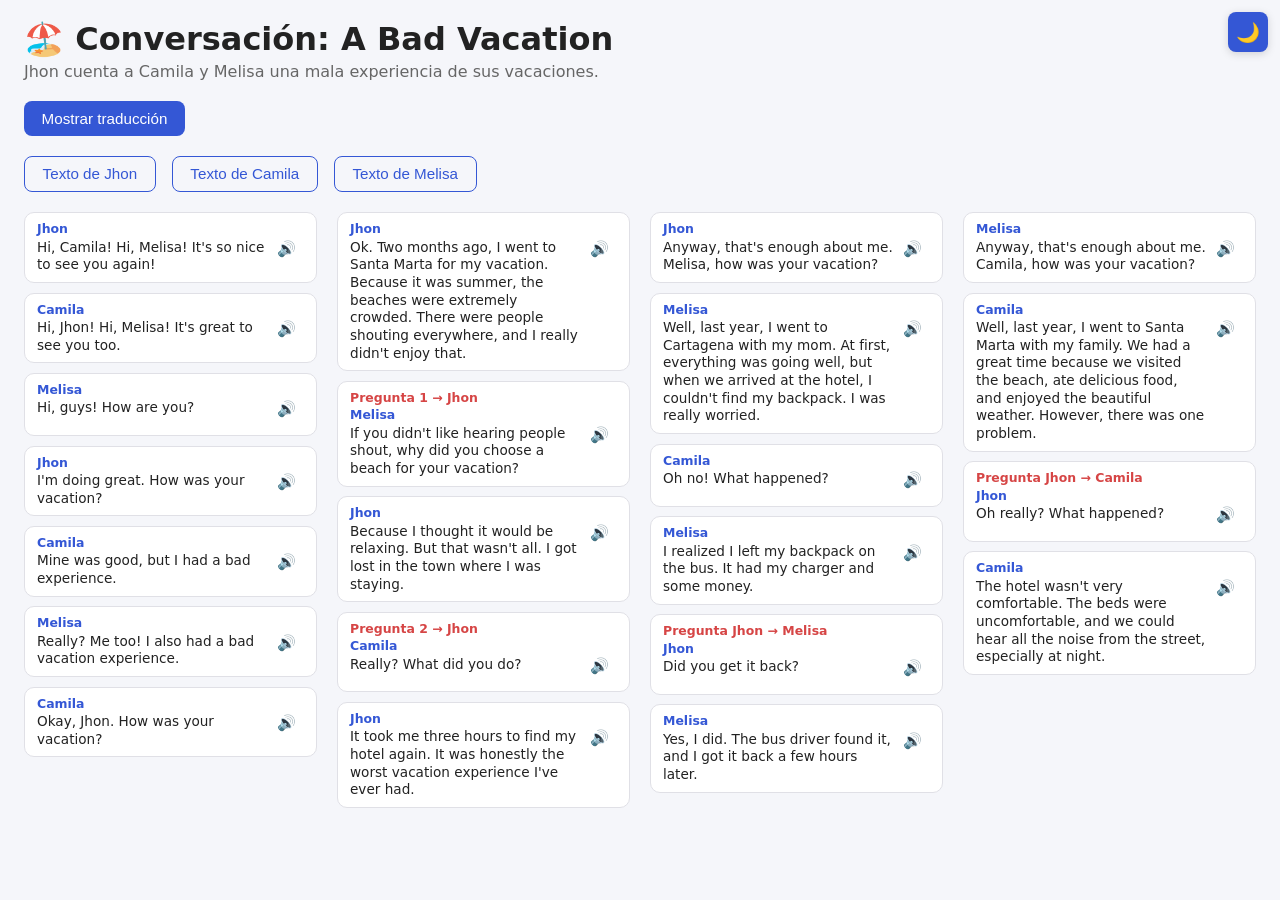
<file: conversacion-vacaciones.html>
<!DOCTYPE html>
<html lang="es">
<head>
<meta charset="UTF-8">
<meta name="viewport" content="width=device-width, initial-scale=1.0">
<title>Conversación: Vacaciones - Inglés App</title>
<style>
  :root {
    --bg: #f5f6fa;
    --card-bg: #ffffff;
    --text: #222;
    --muted: #666;
    --accent: #3457d5;
    --accent-dark: #2942ab;
    --correct: #1f9d55;
    --incorrect: #d64545;
    --border: #e0e0e6;
  }

  @media (prefers-color-scheme: dark) {
    :root:not([data-theme="light"]) {
      --bg: #14161f;
      --card-bg: #1e212d;
      --text: #eaeaf0;
      --muted: #a2a6b5;
      --accent: #7c93ff;
      --accent-dark: #a5b4ff;
      --correct: #3ddc84;
      --incorrect: #ff7a7a;
      --border: #333849;
    }
  }

  :root[data-theme="dark"] {
    --bg: #14161f;
    --card-bg: #1e212d;
    --text: #eaeaf0;
    --muted: #a2a6b5;
    --accent: #7c93ff;
    --accent-dark: #a5b4ff;
    --correct: #3ddc84;
    --incorrect: #ff7a7a;
    --border: #333849;
  }

  * { box-sizing: border-box; }

  body {
    margin: 0;
    font-family: system-ui, "Segoe UI", Arial, sans-serif;
    background: var(--bg);
    color: var(--text);
  }

  main {
    max-width: 100%;
    margin: 0 auto;
    padding: 1.25rem 1.5rem;
  }

  h1 { margin: 0 0 0.25rem; }
  .subtitle { margin: 0; color: var(--muted); }

  .back-link {
    display: inline-block;
    margin-bottom: 1rem;
    color: var(--accent);
    text-decoration: none;
  }

  button {
    padding: 0.55rem 1.1rem;
    font-size: 0.95rem;
    border: none;
    border-radius: 8px;
    background: var(--accent);
    color: white;
    cursor: pointer;
    margin-right: 0.5rem;
    margin-bottom: 0.5rem;
  }

  button:hover { background: var(--accent-dark); }

  .toggle-bar { margin-bottom: 0.75rem; }

  .btn-tema-fijo {
    position: fixed;
    top: 0.75rem;
    right: 0.75rem;
    z-index: 100;
    width: 2.5rem;
    height: 2.5rem;
    padding: 0;
    margin: 0;
    display: flex;
    align-items: center;
    justify-content: center;
    font-size: 1.2rem;
    border-radius: 8px;
    box-shadow: 0 2px 8px rgba(0,0,0,0.15);
  }

  .resaltar-bar {
    display: flex;
    flex-wrap: wrap;
    gap: 0.5rem;
    margin-bottom: 0.75rem;
  }

  .resaltar-btn {
    background: transparent;
    color: var(--accent);
    border: 1px solid var(--accent);
  }

  .resaltar-btn.activo {
    background: var(--accent);
    color: white;
  }

  .dialogue.resaltando .line { opacity: 0.7; transition: opacity 0.15s; }
  .dialogue.resaltar-jhon .line.jhon,
  .dialogue.resaltar-camila .line.camila,
  .dialogue.resaltar-melisa .line.melisa {
    opacity: 1;
    border: 2px solid var(--accent);
    padding: calc(0.5rem - 1px) calc(0.75rem - 1px);
  }

  .dialogue-wrap {
    overflow-x: auto;
    overflow-y: hidden;
  }

  .dialogue {
    columns: 280px;
    column-gap: 1.25rem;
    column-fill: auto;
  }

  @media (max-width: 700px) {
    body {
      overflow-x: hidden;
    }

    .dialogue-wrap {
      overflow-x: hidden;
      overflow-y: visible;
    }

    .dialogue {
      columns: unset;
      height: auto !important;
    }
  }

  .line {
    background: var(--card-bg);
    border: 1px solid var(--border);
    border-radius: 10px;
    padding: 0.5rem 0.75rem;
    -webkit-column-break-inside: avoid;
    page-break-inside: avoid;
    break-inside: avoid-column;
    display: inline-block;
    width: 100%;
    margin-bottom: 0.6rem;
    max-width: 100%;
    vertical-align: top;
  }

  .speaker {
    font-weight: 700;
    color: var(--accent);
    margin: 0 0 0.15rem;
    font-size: 0.78rem;
  }

  .question-tag {
    color: var(--incorrect);
    font-weight: 700;
    font-size: 0.78rem;
    margin: 0 0 0.15rem;
  }

  .en-row {
    display: flex;
    align-items: flex-start;
    justify-content: space-between;
    gap: 0.4rem;
  }

  .text-en { margin: 0; font-size: 0.85rem; line-height: 1.3; min-width: 0; flex: 1 1 auto; word-wrap: break-word; }

  .speak-btn {
    flex: none;
    background: none;
    border: none;
    cursor: pointer;
    font-size: 0.95rem;
    padding: 0 0 0 0.2rem;
    line-height: 1.3;
  }

  .speak-btn:hover { opacity: 0.7; }

  .text-es {
    margin: 0.2rem 0 0;
    color: var(--muted);
    font-style: italic;
    font-size: 0.8rem;
    line-height: 1.3;
    display: none;
  }

  .show-translation .text-es { display: block; }
</style>
</head>
<body>
<button id="btn-tema" class="btn-tema-fijo" onclick="toggleTema()" title="Cambiar tema">🌙</button>
<main>
  <h1>🏖️ Conversación: A Bad Vacation</h1>
  <p class="subtitle" style="text-align:left; margin-bottom:1.25rem;">Jhon cuenta a Camila y Melisa una mala experiencia de sus vacaciones.</p>

  <div class="toggle-bar">
    <button id="btn-translation" onclick="toggleTraduccion()">Mostrar traducción</button>
  </div>

  <div class="resaltar-bar">
    <button class="resaltar-btn" id="btn-resaltar-jhon" onclick="resaltarPersona('jhon')">Texto de Jhon</button>
    <button class="resaltar-btn" id="btn-resaltar-camila" onclick="resaltarPersona('camila')">Texto de Camila</button>
    <button class="resaltar-btn" id="btn-resaltar-melisa" onclick="resaltarPersona('melisa')">Texto de Melisa</button>
  </div>

  <div class="dialogue-wrap" id="dialogue-wrap">
    <div class="dialogue" id="dialogue">
      <div class="line jhon">
        <p class="speaker">Jhon</p>
        <div class="en-row">
          <p class="text-en">Hi, Camila! Hi, Melisa! It's so nice to see you again!</p>
          <button class="speak-btn" onclick="hablar(this)" data-audio="audio/01.mp3" title="Escuchar">🔊</button>
        </div>
        <p class="text-es">¡Hola, Camila! ¡Hola, Melisa! ¡Qué gusto verlas de nuevo!</p>
      </div>

      <div class="line camila">
        <p class="speaker">Camila</p>
        <div class="en-row">
          <p class="text-en">Hi, Jhon! Hi, Melisa! It's great to see you too.</p>
          <button class="speak-btn" onclick="hablar(this)" data-audio="audio/02.mp3" title="Escuchar">🔊</button>
        </div>
        <p class="text-es">¡Hola, Jhon! ¡Hola, Melisa! A mí también me da gusto verlos.</p>
      </div>

      <div class="line melisa">
        <p class="speaker">Melisa</p>
        <div class="en-row">
          <p class="text-en">Hi, guys! How are you?</p>
          <button class="speak-btn" onclick="hablar(this)" data-audio="audio/03.mp3" title="Escuchar">🔊</button>
        </div>
        <p class="text-es">¡Hola, chicos! ¿Cómo están?</p>
      </div>

      <div class="line jhon">
        <p class="speaker">Jhon</p>
        <div class="en-row">
          <p class="text-en">I'm doing great. How was your vacation?</p>
          <button class="speak-btn" onclick="hablar(this)" data-audio="audio/04.mp3" title="Escuchar">🔊</button>
        </div>
        <p class="text-es">Yo estoy muy bien. ¿Cómo estuvieron sus vacaciones?</p>
      </div>

      <div class="line camila">
        <p class="speaker">Camila</p>
        <div class="en-row">
          <p class="text-en">Mine was good, but I had a bad experience.</p>
          <button class="speak-btn" onclick="hablar(this)" data-audio="audio/05.mp3" title="Escuchar">🔊</button>
        </div>
        <p class="text-es">Las mías estuvieron bien, pero tuve una mala experiencia.</p>
      </div>

      <div class="line melisa">
        <p class="speaker">Melisa</p>
        <div class="en-row">
          <p class="text-en">Really? Me too! I also had a bad vacation experience.</p>
          <button class="speak-btn" onclick="hablar(this)" data-audio="audio/06.mp3" title="Escuchar">🔊</button>
        </div>
        <p class="text-es">¿En serio? ¡A mí también! Yo también tuve una mala experiencia de vacaciones.</p>
      </div>

      <div class="line camila">
        <p class="speaker">Camila</p>
        <div class="en-row">
          <p class="text-en">Okay, Jhon. How was your vacation?</p>
          <button class="speak-btn" onclick="hablar(this)" data-audio="audio/07.mp3" title="Escuchar">🔊</button>
        </div>
        <p class="text-es">Okay, Jhon. ¿Cómo estuvieron tus vacaciones?</p>
      </div>

      <div class="line jhon">
        <p class="speaker">Jhon</p>
        <div class="en-row">
          <p class="text-en">Ok. Two months ago, I went to Santa Marta for my vacation. Because it was summer, the beaches were extremely crowded. There were people shouting everywhere, and I really didn't enjoy that.</p>
          <button class="speak-btn" onclick="hablar(this)" data-audio="audio/08.mp3" title="Escuchar">🔊</button>
        </div>
        <p class="text-es">Ok. Hace dos meses, fui a Santa Marta de vacaciones. Porque era verano, las playas estaban extremadamente llenas. Había gente gritando por todas partes, y realmente no disfruté eso.</p>
      </div>

      <div class="line melisa">
        <p class="question-tag">Pregunta 1 &rarr; Jhon</p>
        <p class="speaker">Melisa</p>
        <div class="en-row">
          <p class="text-en">If you didn't like hearing people shout, why did you choose a beach for your vacation?</p>
          <button class="speak-btn" onclick="hablar(this)" data-audio="audio/09.mp3" title="Escuchar">🔊</button>
        </div>
        <p class="text-es">Si no te gusta oír a la gente gritar, ¿por qué elegiste una playa para tus vacaciones?</p>
      </div>

      <div class="line jhon">
        <p class="speaker">Jhon</p>
        <div class="en-row">
          <p class="text-en">Because I thought it would be relaxing. But that wasn't all. I got lost in the town where I was staying.</p>
          <button class="speak-btn" onclick="hablar(this)" data-audio="audio/10.mp3" title="Escuchar">🔊</button>
        </div>
        <p class="text-es">Porque pensé que sería relajante. Pero eso no fue todo. Me perdí en el pueblo donde me estaba quedando.</p>
      </div>

      <div class="line camila">
        <p class="question-tag">Pregunta 2 &rarr; Jhon</p>
        <p class="speaker">Camila</p>
        <div class="en-row">
          <p class="text-en">Really? What did you do?</p>
          <button class="speak-btn" onclick="hablar(this)" data-audio="audio/11.mp3" title="Escuchar">🔊</button>
        </div>
        <p class="text-es">¿En serio? ¿Qué hiciste?</p>
      </div>

      <div class="line jhon">
        <p class="speaker">Jhon</p>
        <div class="en-row">
          <p class="text-en">It took me three hours to find my hotel again. It was honestly the worst vacation experience I've ever had.</p>
          <button class="speak-btn" onclick="hablar(this)" data-audio="audio/12.mp3" title="Escuchar">🔊</button>
        </div>
        <p class="text-es">Me tomó tres horas volver a encontrar mi hotel. Honestamente fue la peor experiencia de vacaciones que he tenido.</p>
      </div>

      <div class="line jhon">
        <p class="speaker">Jhon</p>
        <div class="en-row">
          <p class="text-en">Anyway, that's enough about me. Melisa, how was your vacation?</p>
          <button class="speak-btn" onclick="hablar(this)" data-audio="audio/13.mp3" title="Escuchar">🔊</button>
        </div>
        <p class="text-es">Bueno, ya fue suficiente de hablar de mí. Melisa, ¿cómo te fue en tus vacaciones?</p>
      </div>

      <div class="line melisa">
        <p class="speaker">Melisa</p>
        <div class="en-row">
          <p class="text-en">Well, last year, I went to Cartagena with my mom. At first, everything was going well, but when we arrived at the hotel, I couldn't find my backpack. I was really worried.</p>
          <button class="speak-btn" onclick="hablar(this)" data-audio="audio/14.mp3" title="Escuchar">🔊</button>
        </div>
        <p class="text-es">Bueno, el año pasado fui a Cartagena con mi mamá. Al principio todo iba bien, pero cuando llegamos al hotel, no pude encontrar mi mochila. Estaba muy preocupada.</p>
      </div>

      <div class="line camila">
        <p class="speaker">Camila</p>
        <div class="en-row">
          <p class="text-en">Oh no! What happened?</p>
          <button class="speak-btn" onclick="hablar(this)" data-audio="audio/15.mp3" title="Escuchar">🔊</button>
        </div>
        <p class="text-es">¡Oh no! ¿Qué pasó?</p>
      </div>

      <div class="line melisa">
        <p class="speaker">Melisa</p>
        <div class="en-row">
          <p class="text-en">I realized I left my backpack on the bus. It had my charger and some money.</p>
          <button class="speak-btn" onclick="hablar(this)" data-audio="audio/16.mp3" title="Escuchar">🔊</button>
        </div>
        <p class="text-es">Me di cuenta de que dejé mi mochila en el bus. Tenía mi cargador y algo de dinero.</p>
      </div>

      <div class="line jhon">
        <p class="question-tag">Pregunta Jhon &rarr; Melisa</p>
        <p class="speaker">Jhon</p>
        <div class="en-row">
          <p class="text-en">Did you get it back?</p>
          <button class="speak-btn" onclick="hablar(this)" data-audio="audio/17.mp3" title="Escuchar">🔊</button>
        </div>
        <p class="text-es">¿La recuperaste?</p>
      </div>

      <div class="line melisa">
        <p class="speaker">Melisa</p>
        <div class="en-row">
          <p class="text-en">Yes, I did. The bus driver found it, and I got it back a few hours later.</p>
          <button class="speak-btn" onclick="hablar(this)" data-audio="audio/18.mp3" title="Escuchar">🔊</button>
        </div>
        <p class="text-es">Sí. El conductor del bus la encontró, y la recuperé unas horas después.</p>
      </div>

      <div class="line melisa">
        <p class="speaker">Melisa</p>
        <div class="en-row">
          <p class="text-en">Anyway, that's enough about me. Camila, how was your vacation?</p>
          <button class="speak-btn" onclick="hablar(this)" data-audio="audio/19.mp3" title="Escuchar">🔊</button>
        </div>
        <p class="text-es">Bueno, ya fue suficiente de hablar de mí. Camila, ¿cómo te fue en tus vacaciones?</p>
      </div>

      <div class="line camila">
        <p class="speaker">Camila</p>
        <div class="en-row">
          <p class="text-en">Well, last year, I went to Santa Marta with my family. We had a great time because we visited the beach, ate delicious food, and enjoyed the beautiful weather. However, there was one problem.</p>
          <button class="speak-btn" onclick="hablar(this)" data-audio="audio/20.mp3" title="Escuchar">🔊</button>
        </div>
        <p class="text-es">Bueno, el año pasado fui a Santa Marta con mi familia. La pasamos muy bien porque visitamos la playa, comimos comida deliciosa, y disfrutamos del clima hermoso. Sin embargo, hubo un problema.</p>
      </div>

      <div class="line jhon">
        <p class="question-tag">Pregunta Jhon &rarr; Camila</p>
        <p class="speaker">Jhon</p>
        <div class="en-row">
          <p class="text-en">Oh really? What happened?</p>
          <button class="speak-btn" onclick="hablar(this)" data-audio="audio/21.mp3" title="Escuchar">🔊</button>
        </div>
        <p class="text-es">¿En serio? ¿Qué pasó?</p>
      </div>

      <div class="line camila">
        <p class="speaker">Camila</p>
        <div class="en-row">
          <p class="text-en">The hotel wasn't very comfortable. The beds were uncomfortable, and we could hear all the noise from the street, especially at night.</p>
          <button class="speak-btn" onclick="hablar(this)" data-audio="audio/22.mp3" title="Escuchar">🔊</button>
        </div>
        <p class="text-es">El hotel no era muy cómodo. Las camas eran incómodas, y podíamos escuchar todo el ruido de la calle, especialmente en la noche.</p>
      </div>

      <div class="line melisa">
        <p class="speaker">Melisa</p>
        <div class="en-row">
          <p class="text-en">That sounds annoying. Were you able to sleep?</p>
          <button class="speak-btn" onclick="hablar(this)" data-audio="audio/23.mp3" title="Escuchar">🔊</button>
        </div>
        <p class="text-es">Eso suena molesto. ¿Pudiste dormir?</p>
      </div>

      <div class="line camila">
        <p class="speaker">Camila</p>
        <div class="en-row">
          <p class="text-en">Not very well, but we still enjoyed the rest of the trip. The beaches were amazing, so it was a nice vacation overall.</p>
          <button class="speak-btn" onclick="hablar(this)" data-audio="audio/24.mp3" title="Escuchar">🔊</button>
        </div>
        <p class="text-es">No muy bien, pero aún así disfrutamos el resto del viaje. Las playas eran increíbles, así que en general fueron unas vacaciones agradables.</p>
      </div>
    </div>
  </div>
</main>

<script>
  function actualizarBotonTema() {
    const atributo = document.documentElement.getAttribute('data-theme');
    const prefiereSistemaOscuro = window.matchMedia('(prefers-color-scheme: dark)').matches;
    const esOscuro = atributo ? atributo === 'dark' : prefiereSistemaOscuro;
    document.getElementById('btn-tema').textContent = esOscuro ? '☀️' : '🌙';
  }

  function toggleTema() {
    const actual = document.documentElement.getAttribute('data-theme');
    const nuevo = actual === 'dark' ? 'light' : 'dark';
    document.documentElement.setAttribute('data-theme', nuevo);
    localStorage.setItem('tema', nuevo);
    actualizarBotonTema();
  }

  (function inicializarTema() {
    const guardado = localStorage.getItem('tema');
    if (guardado) {
      document.documentElement.setAttribute('data-theme', guardado);
    }
  })();

  function toggleTraduccion() {
    const btn = document.getElementById('btn-translation');
    const showing = document.getElementById('dialogue').classList.toggle('show-translation');
    btn.textContent = showing ? 'Ocultar traducción' : 'Mostrar traducción';
    ajustarAltura();
  }

  function resaltarPersona(nombre) {
    const dialogo = document.getElementById('dialogue');
    const clase = 'resaltar-' + nombre;
    const yaActivo = dialogo.classList.contains(clase);

    dialogo.classList.remove('resaltando', 'resaltar-jhon', 'resaltar-camila', 'resaltar-melisa');
    document.querySelectorAll('.resaltar-btn').forEach(function (btn) {
      btn.classList.remove('activo');
    });

    if (!yaActivo) {
      dialogo.classList.add('resaltando', clase);
      document.getElementById('btn-resaltar-' + nombre).classList.add('activo');
    }
  }

  let audioActual = null;

  function hablar(boton) {
    const ruta = boton.dataset.audio;
    if (audioActual) {
      audioActual.pause();
    }
    audioActual = new Audio(ruta);
    audioActual.play();
  }

  function ajustarAltura() {
    const wrap = document.getElementById('dialogue-wrap');
    const top = wrap.getBoundingClientRect().top;
    const altura = window.innerHeight - top - 20;
    document.getElementById('dialogue').style.height = altura + 'px';
  }

  window.addEventListener('resize', ajustarAltura);
  window.addEventListener('load', ajustarAltura);
  ajustarAltura();
  actualizarBotonTema();
</script>
</body>
</html>
</file>
